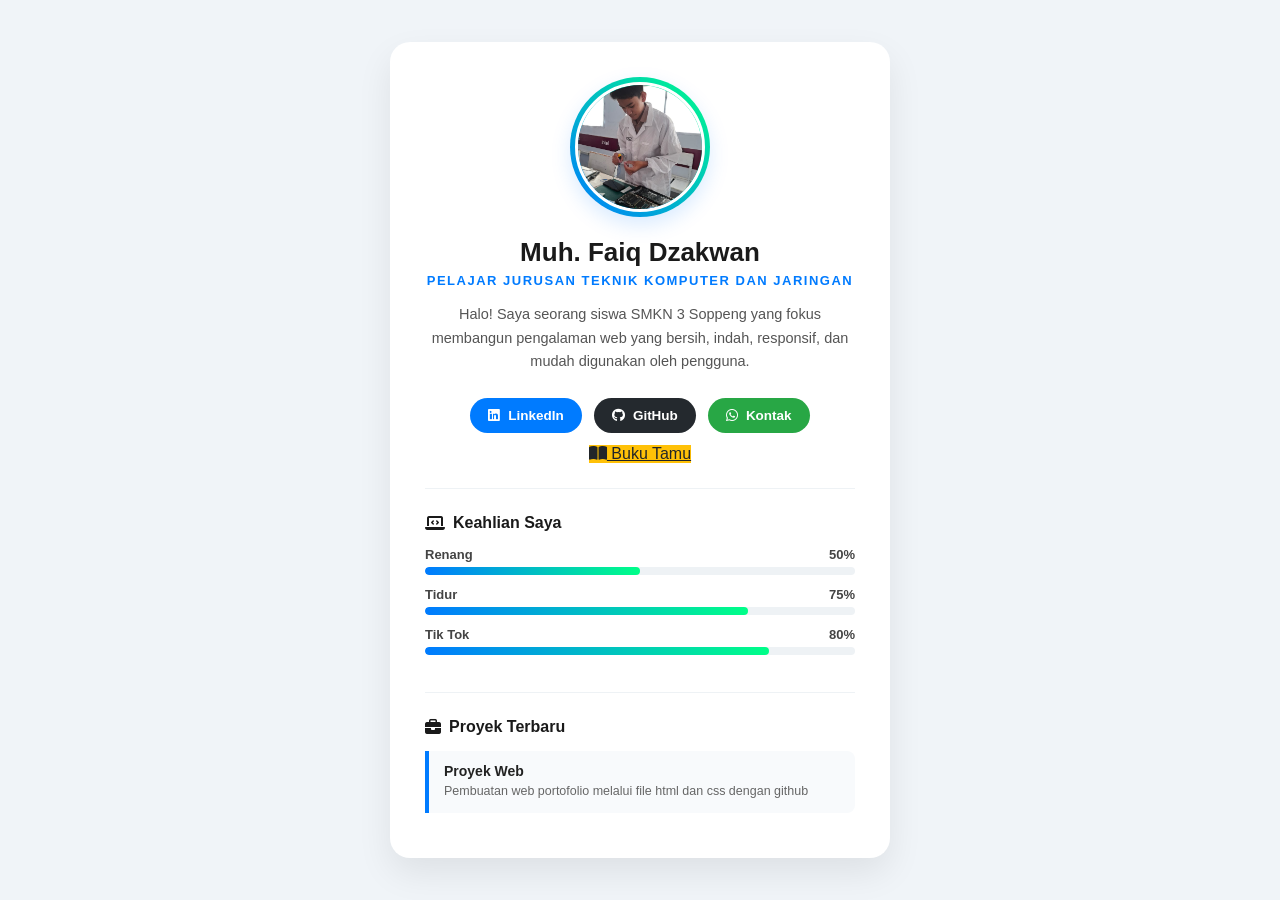
<file: index.html>
<!DOCTYPE html>
<html lang="id">
<head>
    <meta charset="UTF-8">
    <meta name="viewport" content="width=device-width, initial-scale=1.0">
    <title>Muh. Faiq Dzakwan</title>
    <!-- Menghubungkan file CSS external -->
    <link rel="stylesheet" href="faiq.css">
    <!-- Menghubungkan library ikon gratis (Font Awesome) -->
    <link rel="stylesheet" href="https://cdnjs.cloudflare.com/ajax/libs/font-awesome/6.4.0/css/all.min.css">
</head>
<body>

    <div class="card">
        <!-- 1. Foto Profil dengan Bingkai Efek Gradasi -->
        <div class="profile-frame">
            <img src="faiq.jpeg" alt="Foto Profil" class="profile-img">
        </div>

        <!-- 2. Identitas Diri -->
        <h1>Muh. Faiq Dzakwan</h1>
        <p class="role">Pelajar jurusan Teknik Komputer dan Jaringan</p>
        <p class="bio">Halo! Saya seorang siswa SMKN 3 Soppeng yang fokus membangun pengalaman web yang bersih, indah, responsif, dan mudah digunakan oleh pengguna.</p>

        <!-- 3. Tombol Sosial Media & Kontak -->
        <div class="social-links">
            <a href="#" class="btn btn-primary"><i class="fab fa-linkedin"></i> LinkedIn</a>
            <a href="#" class="btn btn-dark"><i class="fab fa-github"></i> GitHub</a>
            <a href="#" class="btn btn-success"><i class="fab fa-whatsapp"></i> Kontak</a>
            <!-- Tombol Buku Tamu Ditambahkan di Sini -->
            <a href="bt.html" class="btn-warning"><i class="fas fa-book-open"></i> Buku Tamu</a>
        </div>


        <hr class="divider">

        <!-- 5. Bagian Keahlian (Skills) -->
        <div class="section">
            <h2 class="section-title"><i class="fas fa-laptop-code"></i> Keahlian Saya</h2>
            
            <div class="skill-item">
                <div class="skill-info">
                    <span>Renang</span>
                    <span>50%</span>
                </div>
                <div class="skill-bar"><div class="skill-per" style="width: 50%;"></div></div>
            </div>

            <div class="skill-item">
                <div class="skill-info">
                    <span>Tidur</span>
                    <span>75%</span>
                </div>
                <div class="skill-bar"><div class="skill-per" style="width: 75%;"></div></div>
            </div>

            <div class="skill-item">
                <div class="skill-info">
                    <span>Tik Tok</span>
                    <span>80%</span>
                </div>
                <div class="skill-bar"><div class="skill-per" style="width: 80%;"></div></div>
            </div>
        </div>

        <hr class="divider">

        <!-- 6. Bagian Pengalaman Terakhir / Proyek Unggulan -->
        <div class="section">
            <h2 class="section-title"><i class="fas fa-briefcase"></i> Proyek Terbaru</h2>
            <div class="project-box">
                <h4>Proyek Web</h4>
                <p>Pembuatan web portofolio melalui file html dan css dengan github</p>
            </div>
        </div>

    </div>

</body>
</html>
</file>
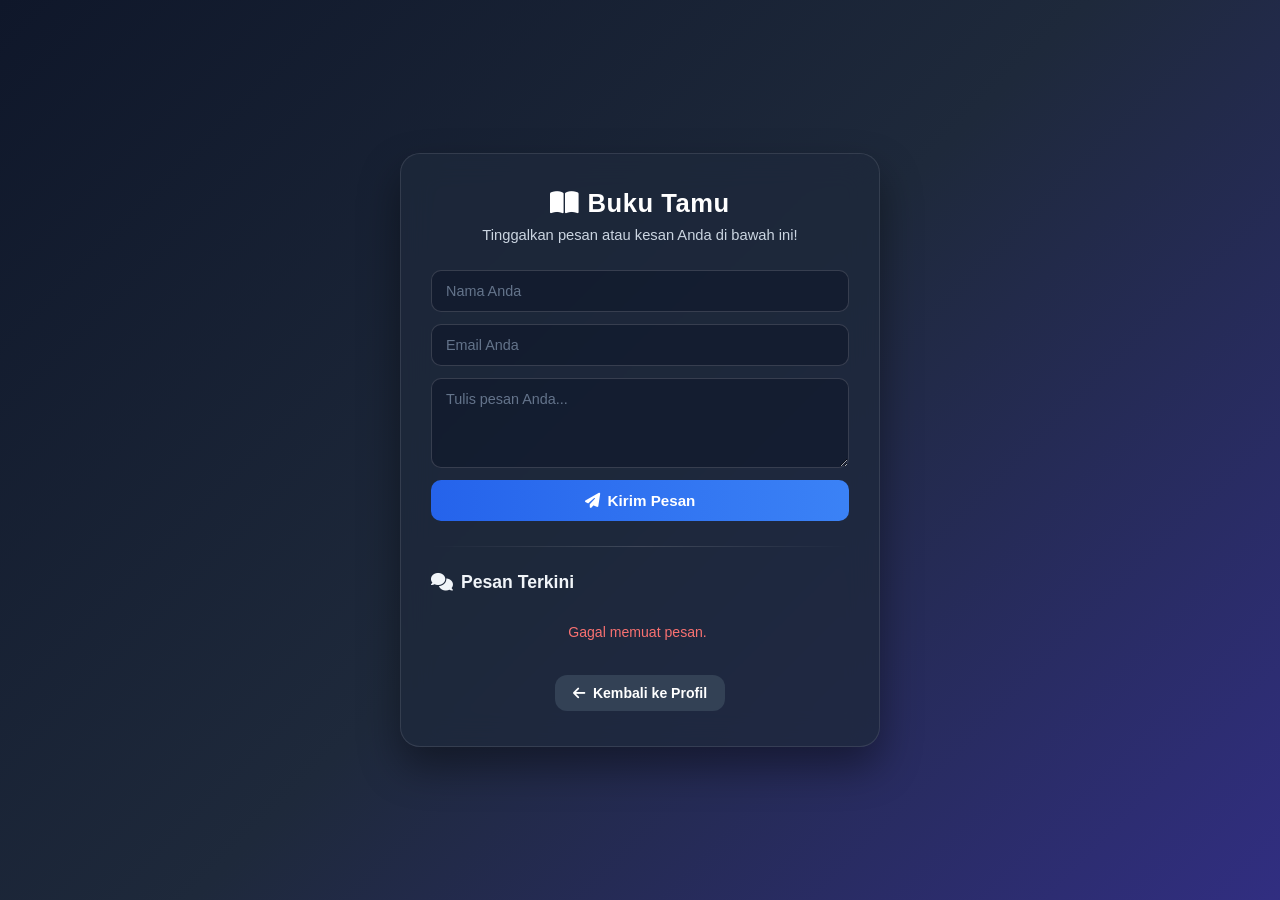
<file: bt.html>
<!DOCTYPE html>
<html lang="id">
<head>
    <meta charset="UTF-8">
    <meta name="viewport" content="width=device-width, initial-scale=1.0">
    <title>Buku Tamu - Muh. Faiq Dzakwan</title>
    <!-- Menghubungkan ke file CSS external -->
    <link rel="stylesheet" href="bt.css">
    <!-- Font Awesome untuk Icon -->
    <link rel="stylesheet" href="https://cdnjs.cloudflare.com/ajax/libs/font-awesome/6.4.0/css/all.min.css">
</head>
<body>

    <div class="card">
        <h2><i class="fas fa-book-open"></i> Buku Tamu</h2>
        <p class="bio">Tinggalkan pesan atau kesan Anda di bawah ini!</p>
        
        <!-- Form Buku Tamu -->
        <form id="guestbookForm" class="guestbook-form">
            <input type="text" id="nama" placeholder="Nama Anda" required>
            <input type="email" id="email" placeholder="Email Anda" required>
            <textarea id="pesan" rows="4" placeholder="Tulis pesan Anda..." required></textarea>
            <button type="submit" id="btnSubmit"><i class="fas fa-paper-plane"></i> Kirim Pesan</button>
        </form>

        <hr class="divider">

        <!-- List Pesan (Auto Load) -->
        <div class="section">
            <h3 class="section-title"><i class="fas fa-comments"></i> Pesan Terkini</h3>
            <div id="messagesContainer" class="messages-list">
                <p class="loading"><i class="fas fa-spinner fa-spin"></i> Memuat pesan...</p>
            </div>
        </div>

        <div style="margin-top: 20px;">
            <a href="index.html" class="btn btn-dark"><i class="fas fa-arrow-left"></i> Kembali ke Profil</a>
        </div>
    </div>

    <script>
        // Ganti dengan URL Web App dari Google Apps Script Anda
        const SCRIPT_URL = "https://script.google.com/macros/s/AKfycbzEGCpTiX0nEz83ACQTGMQeIsk9Fs2b_YNpZvI500wrCTX-M0ktqleVrzmc6Viim6Q/exec";

        // 1. Fungsi Auto Load Pesan dari Google Sheets
        async function loadMessages() {
            const container = document.getElementById("messagesContainer");
            try {
                const response = await fetch(SCRIPT_URL);
                const data = await response.json();

                if (data.length === 0) {
                    container.innerHTML = "<p class='loading'>Belum ada pesan.</p>";
                    return;
                }

                container.innerHTML = "";
                data.forEach(item => {
                    const card = document.createElement("div");
                    card.className = "msg-card";
                    card.innerHTML = `
                        <div class="msg-header">
                            <span class="msg-author"><i class="fas fa-user-circle"></i> ${escapeHtml(item.nama)}</span>
                            <span>${item.waktu}</span>
                        </div>
                        <div class="msg-body">${escapeHtml(item.pesan)}</div>
                    `;
                    container.appendChild(card);
                });
            } catch (err) {
                container.innerHTML = "<p class='loading' style='color:#f87171;'>Gagal memuat pesan.</p>";
                console.error("Error loading messages:", err);
            }
        }

        // 2. Fungsi Kirim Pesan ke Apps Script
        document.getElementById("guestbookForm").addEventListener("submit", async function(e) {
            e.preventDefault();
            
            const btnSubmit = document.getElementById("btnSubmit");
            btnSubmit.disabled = true;
            btnSubmit.innerHTML = "<i class='fas fa-spinner fa-spin'></i> Mengirim...";

            const payload = {
                nama: document.getElementById("nama").value,
                email: document.getElementById("email").value,
                pesan: document.getElementById("pesan").value
            };

            try {
                await fetch(SCRIPT_URL, {
                    method: "POST",
                    mode: "no-cors",
                    headers: { "Content-Type": "application/json" },
                    body: JSON.stringify(payload)
                });

                alert("Pesan berhasil dikirim!");
                document.getElementById("guestbookForm").reset();
                
                // Refresh daftar pesan secara otomatis setelah 1.5 detik
                setTimeout(loadMessages, 1500);
            } catch (err) {
                alert("Gagal mengirim pesan.");
                console.error("Error sending message:", err);
            } finally {
                btnSubmit.disabled = false;
                btnSubmit.innerHTML = "<i class='fas fa-paper-plane'></i> Kirim Pesan";
            }
        });

        // Anti XSS
        function escapeHtml(text) {
            return text
                .replace(/&/g, "&amp;")
                .replace(/</g, "&lt;")
                .replace(/>/g, "&gt;")
                .replace(/"/g, "&quot;")
                .replace(/'/g, "&#039;");
        }

        // Auto load saat pertama dibuka
        window.addEventListener("DOMContentLoaded", loadMessages);
    </script>
</body>
</html>
</file>
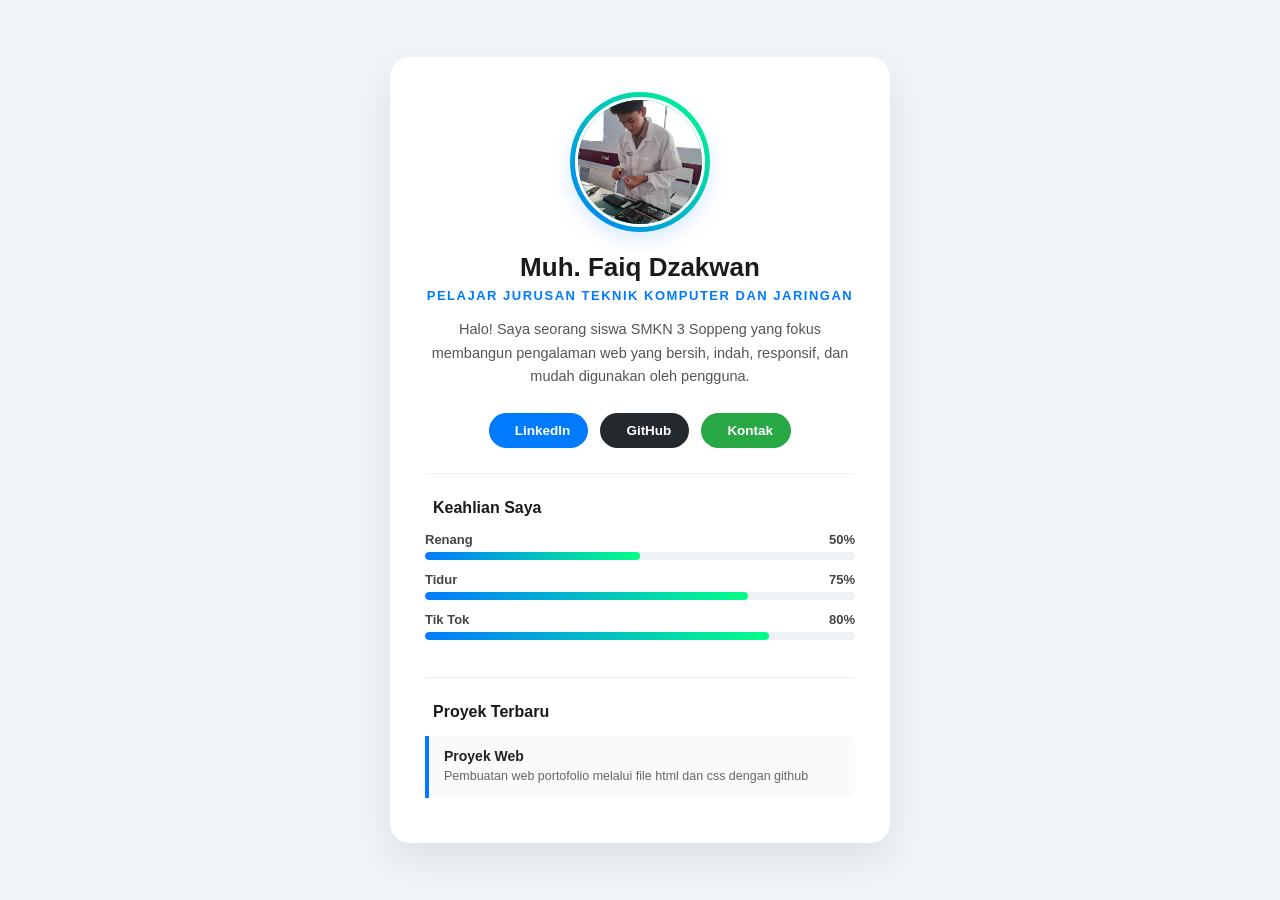
<file: index (6).html>
<!DOCTYPE html>
<html lang="id">
<head>
    <meta charset="UTF-8">
    <meta name="viewport" content="width=device-width, initial-scale=1.0">
    <title>Muh. Faiq Dzakwan</title>
    <!-- Menghubungkan file CSS external -->
    <link rel="stylesheet" href="faiq.css">
    <!-- Menghubungkan library ikon gratis (Font Awesome) -->
    <link rel="stylesheet" href="https://cloudflare.com">
</head>
<body>

    <div class="card">
        <!-- 1. Foto Profil dengan Bingkai Efek Gradasi -->
        <div class="profile-frame">
            <img src="faiq.jpeg" alt="Foto Profil" class="profile-img">
        </div>

        <!-- 2. Identitas Diri -->
        <h1>Muh. Faiq Dzakwan</h1>
        <p class="role">Pelajar jurusan Teknik Komputer dan Jaringan</p>
        <p class="bio">Halo! Saya seorang siswa SMKN 3 Soppeng yang fokus membangun pengalaman web yang bersih, indah, responsif, dan mudah digunakan oleh pengguna.</p>

        <!-- 3. Tombol Sosial Media & Kontak -->
        <div class="social-links">
            <a href="#" class="btn btn-primary"><i class="fab fa-linkedin"></i> LinkedIn</a>
            <a href="#" class="btn btn-dark"><i class="fab fa-github"></i> GitHub</a>
            <a href="#" class="btn btn-success"><i class="fab fa-whatsapp"></i> Kontak</a>
        </div>


        <hr class="divider">

        <!-- 5. Bagian Keahlian (Skills) -->
        <div class="section">
            <h2 class="section-title"><i class="fas fa-laptop-code"></i> Keahlian Saya</h2>
            
            <div class="skill-item">
                <div class="skill-info">
                    <span>Renang</span>
                    <span>50%</span>
                </div>
                <div class="skill-bar"><div class="skill-per" style="width: 50%;"></div></div>
            </div>

            <div class="skill-item">
                <div class="skill-info">
                    <span>Tidur</span>
                    <span>75%</span>
                </div>
                <div class="skill-bar"><div class="skill-per" style="width: 75%;"></div></div>
            </div>

            <div class="skill-item">
                <div class="skill-info">
                    <span>Tik Tok</span>
                    <span>80%</span>
                </div>
                <div class="skill-bar"><div class="skill-per" style="width: 80%;"></div></div>
            </div>
        </div>

        <hr class="divider">

        <!-- 6. Bagian Pengalaman Terakhir / Proyek Unggulan -->
        <div class="section">
            <h2 class="section-title"><i class="fas fa-briefcase"></i> Proyek Terbaru</h2>
            <div class="project-box">
                <h4>Proyek Web</h4>
                <p>Pembuatan web portofolio melalui file html dan css dengan github</p>
            </div>
        </div>

    </div>

</body>
</html>
</file>
<file: faiq.css>
/* ==========================================
   RESET & DASAR
   ========================================== */
* {
    margin: 0;
    padding: 0;
    box-sizing: border-box;
    font-family: 'Segoe UI', Tahoma, Geneva, Verdana, sans-serif;
}

body {
    background-color: #f0f4f8;
    color: #333;
    display: flex;
    justify-content: center;
    align-items: center;
    min-height: 100vh;
    padding: 40px 20px;
}

/* ==========================================
   KARTU PORTOFOLIO UTAMA
   ========================================== */
.card {
    background: #ffffff;
    max-width: 500px;
    width: 100%;
    border-radius: 20px;
    box-shadow: 0 15px 35px rgba(0,0,0,0.08);
    padding: 35px;
    display: flex;
    flex-direction: column;
}

/* ==========================================
   BORDER FOTO PROFIL
   ========================================== */
.profile-frame {
    position: relative;
    width: 140px;
    height: 140px;
    margin: 0 auto 20px;
    border-radius: 50%;
    background: linear-gradient(45deg, #007bff, #00ff88);
    padding: 5px; 
    box-shadow: 0 8px 20px rgba(0, 123, 255, 0.15);
    transition: transform 0.3s ease;
}

.profile-frame:hover {
    transform: scale(1.05) rotate(3deg);
}

.profile-img {
    width: 100%;
    height: 100%;
    object-fit: cover;
    border-radius: 50%;
    background-color: #ccc;
    border: 3px solid #ffffff; 
}

/* ==========================================
   TEKS UTAMA
   ========================================== */
h1 {
    font-size: 26px;
    color: #1a1a1a;
    margin-bottom: 5px;
    text-align: center;
}

.role {
    font-size: 13px;
    color: #007bff;
    font-weight: 700;
    text-transform: uppercase;
    letter-spacing: 1.5px;
    margin-bottom: 15px;
    text-align: center;
}

.bio {
    font-size: 14.5px;
    color: #555;
    line-height: 1.6;
    margin-bottom: 25px;
    text-align: center;
}

/* ==========================================
   TOMBOL SOSIAL MEDIA
   ========================================== */
.social-links {
    display: flex;
    justify-content: center;
    gap: 12px;
    flex-wrap: wrap;
}

.btn {
    text-decoration: none;
    color: #fff;
    padding: 10px 18px;
    border-radius: 30px;
    font-size: 13.5px;
    font-weight: 600;
    transition: all 0.3s ease;
    display: inline-flex;
    align-items: center;
    gap: 8px;
}

.btn:hover {
    transform: translateY(-2px);
    box-shadow: 0 5px 12px rgba(0,0,0,0.1);
}

.btn-primary { background-color: #007bff; }
.btn-dark { background-color: #24292e; }
.btn-success { background-color: #28a745; }

/* Garis Pembatas Elemen */
.divider {
    border: 0;
    height: 1px;
    background: #eef2f5;
    margin: 25px 0;
}

/* ==========================================
   BAGIAN STATISTIK / PENCAPAIAN
   ========================================== */
.stats-container {
    display: flex;
    justify-content: space-around;
    text-align: center;
}

.stat-box h3 {
    font-size: 20px;
    color: #1a1a1a;
}

.stat-box p {
    font-size: 12px;
    color: #777;
    margin-top: 3px;
}

/* ==========================================
   BAGIAN LAYANAN / SKILLS / PROYEK
   ========================================== */
.section {
    width: 100%;
}

.section-title {
    font-size: 16px;
    color: #1a1a1a;
    margin-bottom: 15px;
    display: flex;
    align-items: center;
    gap: 8px;
}

/* Desain Progress Bar Keahlian */
.skill-item {
    margin-bottom: 12px;
}

.skill-info {
    display: flex;
    justify-content: space-between;
    font-size: 13px;
    font-weight: 600;
    color: #444;
    margin-bottom: 5px;
}

.skill-bar {
    width: 100%;
    height: 8px;
    background-color: #eef2f5;
    border-radius: 5px;
    overflow: hidden;
}

.skill-per {
    height: 100%;
    background: linear-gradient(90deg, #007bff, #00ff88);
    border-radius: 5px;
}

/* Desain Kotak Proyek */
.project-box {
    background-color: #f8fafc;
    border-left: 4px solid #007bff;
    padding: 12px 15px;
    border-radius: 0 8px 8px 0;
    margin-bottom: 10px;
}

.project-box h4 {
    font-size: 14px;
    color: #222;
    margin-bottom: 4px;
}

.project-box p {
    font-size: 12.5px;
    color: #666;
    line-height: 1.4;
}

.btn-warning {
    background-color: #ffc107;
    color: #212529;
}

.btn-warning:hover {
    background-color: #e0a800;
}
</file>
<file: bt.css>
/* =========================================================
   1. REGULASI DASAR & FONT SYSTEM
   ========================================================= */
* {
    margin: 0;
    padding: 0;
    box-sizing: border-box;
    font-family: 'Segoe UI', Tahoma, Geneva, Verdana, sans-serif;
}

body {
    background: linear-gradient(135deg, #0f172a 0%, #1e293b 50%, #312e81 100%);
    min-height: 100vh;
    display: flex;
    justify-content: center;
    align-items: center;
    padding: 20px;
    color: #f8fafc;
}

/* =========================================================
   2. CARD CONTAINER (EFEK GLASSMORPHISM)
   ========================================================= */
.card {
    background: rgba(30, 41, 59, 0.75);
    backdrop-filter: blur(16px);
    -webkit-backdrop-filter: blur(16px);
    border: 1px solid rgba(255, 255, 255, 0.1);
    border-radius: 20px;
    padding: 35px 30px;
    width: 100%;
    max-width: 480px;
    box-shadow: 0 20px 40px rgba(0, 0, 0, 0.4);
    text-align: center;
    transition: transform 0.3s ease;
}

.card:hover {
    transform: translateY(-4px);
}

/* =========================================================
   3. PROFILE FRAME & FOTO
   ========================================================= */
.profile-frame {
    width: 130px;
    height: 130px;
    margin: 0 auto 20px;
    border-radius: 50%;
    padding: 4px;
    background: linear-gradient(45deg, #3b82f6, #8b5cf6, #ec4899);
    box-shadow: 0 10px 25px rgba(139, 92, 246, 0.3);
}

.profile-img {
    width: 100%;
    height: 100%;
    object-fit: cover;
    border-radius: 50%;
    border: 3px solid #1e293b;
}

/* =========================================================
   4. TEKS IDENTITAS & BIO
   ========================================================= */
h1, h2 {
    font-size: 1.6rem;
    font-weight: 700;
    color: #ffffff;
    margin-bottom: 6px;
    letter-spacing: 0.5px;
}

.role {
    color: #38bdf8;
    font-size: 0.95rem;
    font-weight: 600;
    margin-bottom: 14px;
    text-transform: uppercase;
    letter-spacing: 1px;
}

.bio {
    font-size: 0.92rem;
    color: #cbd5e1;
    line-height: 1.6;
    margin-bottom: 22px;
}

.divider {
    border: 0;
    height: 1px;
    background: linear-gradient(to right, transparent, rgba(255, 255, 255, 0.15), transparent);
    margin: 25px 0;
}

/* =========================================================
   5. TOMBOL & ACTION BUTTONS
   ========================================================= */
.social-links {
    display: flex;
    flex-wrap: wrap;
    gap: 10px;
    justify-content: center;
}

.btn {
    display: inline-flex;
    align-items: center;
    justify-content: center;
    gap: 8px;
    padding: 10px 18px;
    border-radius: 12px;
    font-size: 0.88rem;
    font-weight: 600;
    text-decoration: none;
    transition: all 0.3s ease;
    border: none;
    cursor: pointer;
}

.btn:hover {
    transform: translateY(-2px);
    box-shadow: 0 8px 18px rgba(0, 0, 0, 0.25);
}

.btn-primary { background: #2563eb; color: #ffffff; }
.btn-primary:hover { background: #1d4ed8; }

.btn-dark { background: #334155; color: #ffffff; }
.btn-dark:hover { background: #475569; }

.btn-success { background: #10b981; color: #ffffff; }
.btn-success:hover { background: #059669; }

.btn-warning { background: #f59e0b; color: #0f172a; }
.btn-warning:hover { background: #d97706; color: #ffffff; }

/* =========================================================
   6. SKILL BARS & SECTION
   ========================================================= */
.section {
    text-align: left;
    margin-top: 15px;
}

.section-title {
    font-size: 1.1rem;
    margin-bottom: 16px;
    color: #f1f5f9;
    display: flex;
    align-items: center;
    gap: 8px;
}

.skill-item {
    margin-bottom: 14px;
}

.skill-info {
    display: flex;
    justify-content: space-between;
    font-size: 0.85rem;
    margin-bottom: 6px;
    color: #94a3b8;
}

.skill-bar {
    width: 100%;
    height: 8px;
    background: #334155;
    border-radius: 10px;
    overflow: hidden;
}

.skill-per {
    height: 100%;
    background: linear-gradient(90deg, #38bdf8, #818cf8);
    border-radius: 10px;
    transition: width 1s ease-in-out;
}

.project-box {
    background: rgba(51, 65, 85, 0.4);
    border: 1px solid rgba(255, 255, 255, 0.05);
    padding: 14px 18px;
    border-radius: 12px;
}

.project-box h4 {
    color: #38bdf8;
    margin-bottom: 4px;
    font-size: 0.95rem;
}

.project-box p {
    font-size: 0.85rem;
    color: #94a3b8;
}

/* =========================================================
   7. FORM BUKU TAMU (GUESTBOOK)
   ========================================================= */
.guestbook-form {
    display: flex;
    flex-direction: column;
    gap: 12px;
    margin-top: 15px;
}

.guestbook-form input,
.guestbook-form textarea {
    width: 100%;
    padding: 12px 14px;
    background: rgba(15, 23, 42, 0.6);
    border: 1px solid rgba(255, 255, 255, 0.15);
    border-radius: 10px;
    color: #ffffff;
    font-size: 0.9rem;
    outline: none;
    transition: border-color 0.3s, box-shadow 0.3s;
}

.guestbook-form input::placeholder,
.guestbook-form textarea::placeholder {
    color: #64748b;
}

.guestbook-form input:focus,
.guestbook-form textarea:focus {
    border-color: #38bdf8;
    box-shadow: 0 0 8px rgba(56, 189, 248, 0.3);
}

.guestbook-form button {
    width: 100%;
    padding: 12px;
    background: linear-gradient(90deg, #2563eb, #3b82f6);
    color: white;
    border: none;
    border-radius: 10px;
    font-size: 0.95rem;
    font-weight: 600;
    cursor: pointer;
    transition: all 0.3s ease;
    display: flex;
    align-items: center;
    justify-content: center;
    gap: 8px;
}

.guestbook-form button:hover {
    background: linear-gradient(90deg, #1d4ed8, #2563eb);
    box-shadow: 0 6px 16px rgba(37, 99, 235, 0.4);
}

.guestbook-form button:disabled {
    opacity: 0.6;
    cursor: not-allowed;
}

/* =========================================================
   8. DAFTAR PESAN (AUTO LOAD LIST)
   ========================================================= */
.messages-list {
    margin-top: 15px;
    max-height: 320px;
    overflow-y: auto;
    padding-right: 5px;
}

/* Custom Scrollbar */
.messages-list::-webkit-scrollbar {
    width: 6px;
}
.messages-list::-webkit-scrollbar-thumb {
    background: #475569;
    border-radius: 10px;
}

.msg-card {
    background: rgba(15, 23, 42, 0.5);
    border-left: 4px solid #38bdf8;
    border-radius: 8px;
    padding: 12px 14px;
    margin-bottom: 12px;
    box-shadow: 0 4px 10px rgba(0, 0, 0, 0.15);
}

.msg-header {
    display: flex;
    justify-content: space-between;
    align-items: center;
    font-size: 0.78rem;
    color: #94a3b8;
    margin-bottom: 6px;
}

.msg-author {
    font-weight: 600;
    color: #38bdf8;
    display: flex;
    align-items: center;
    gap: 6px;
}

.msg-body {
    font-size: 0.88rem;
    color: #e2e8f0;
    white-space: pre-line;
    line-height: 1.4;
}

.loading {
    text-align: center;
    color: #94a3b8;
    font-size: 0.88rem;
    padding: 15px 0;
}
</file>
